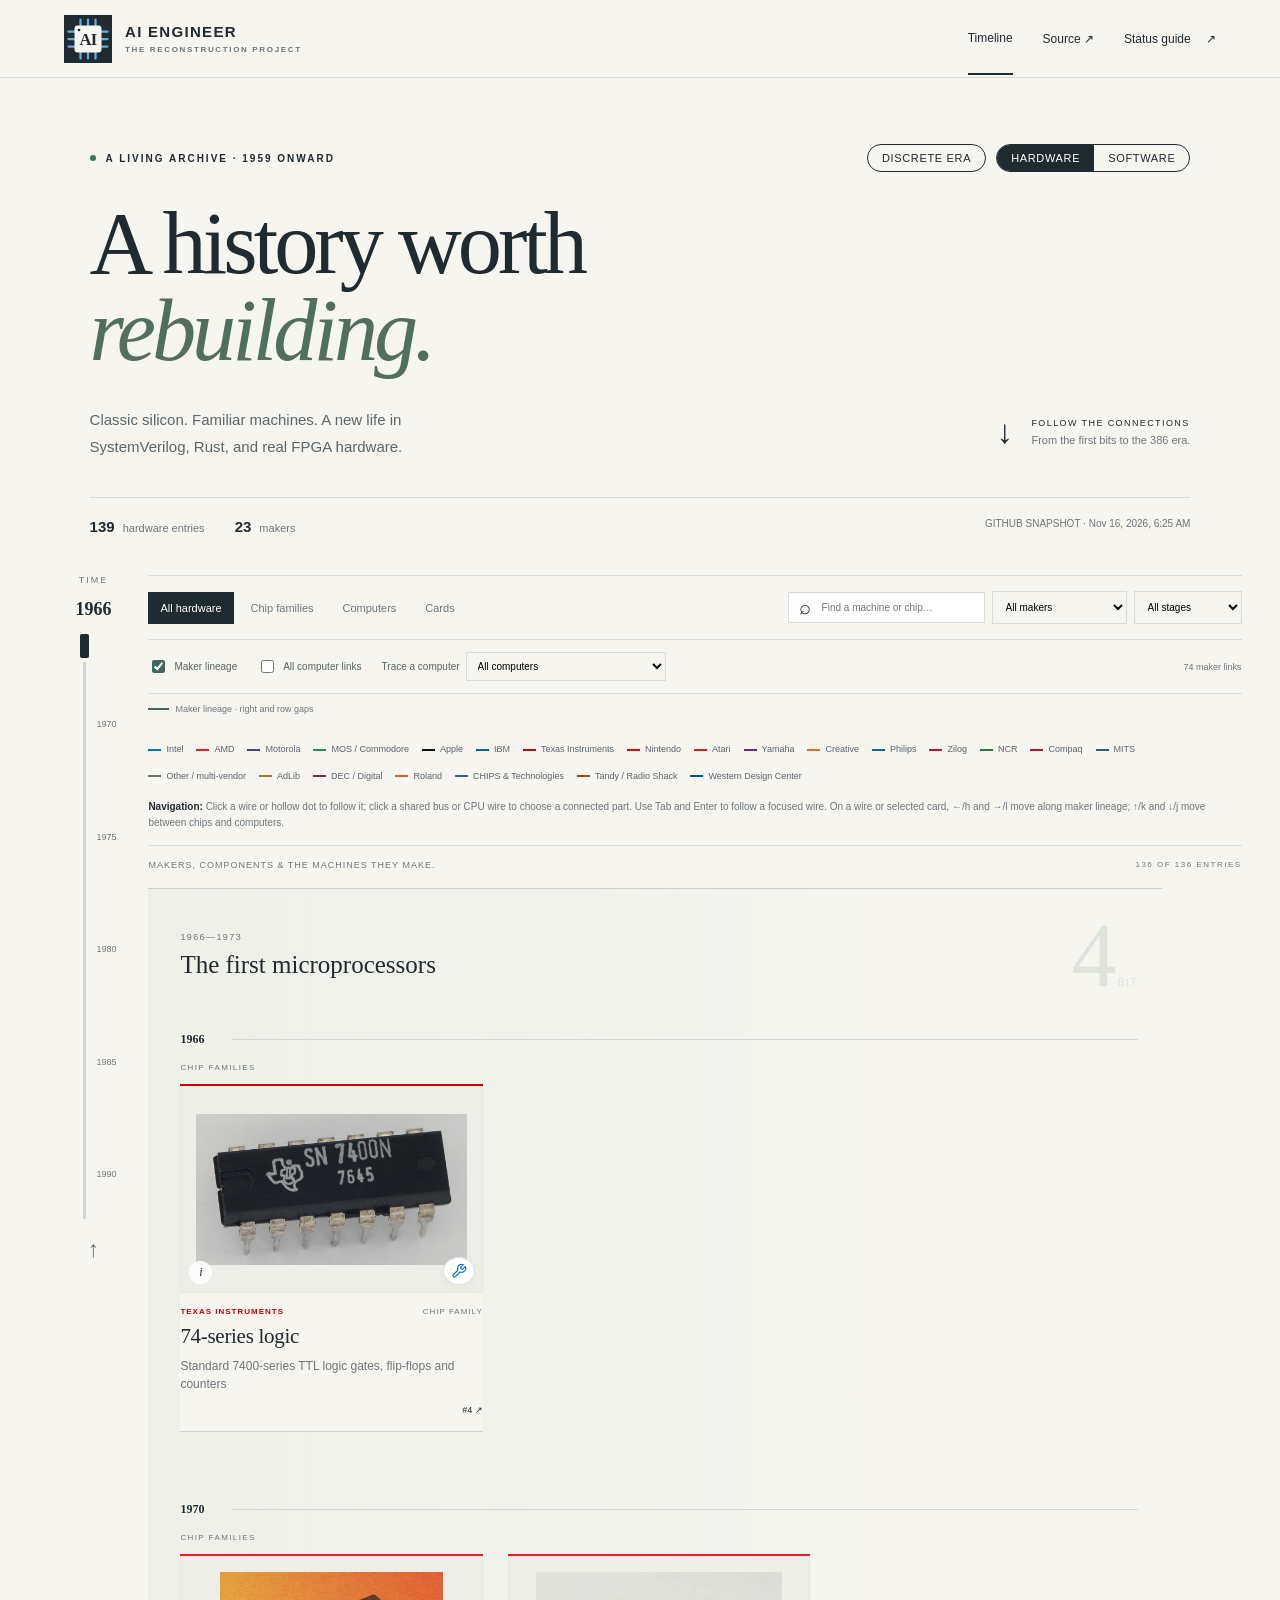
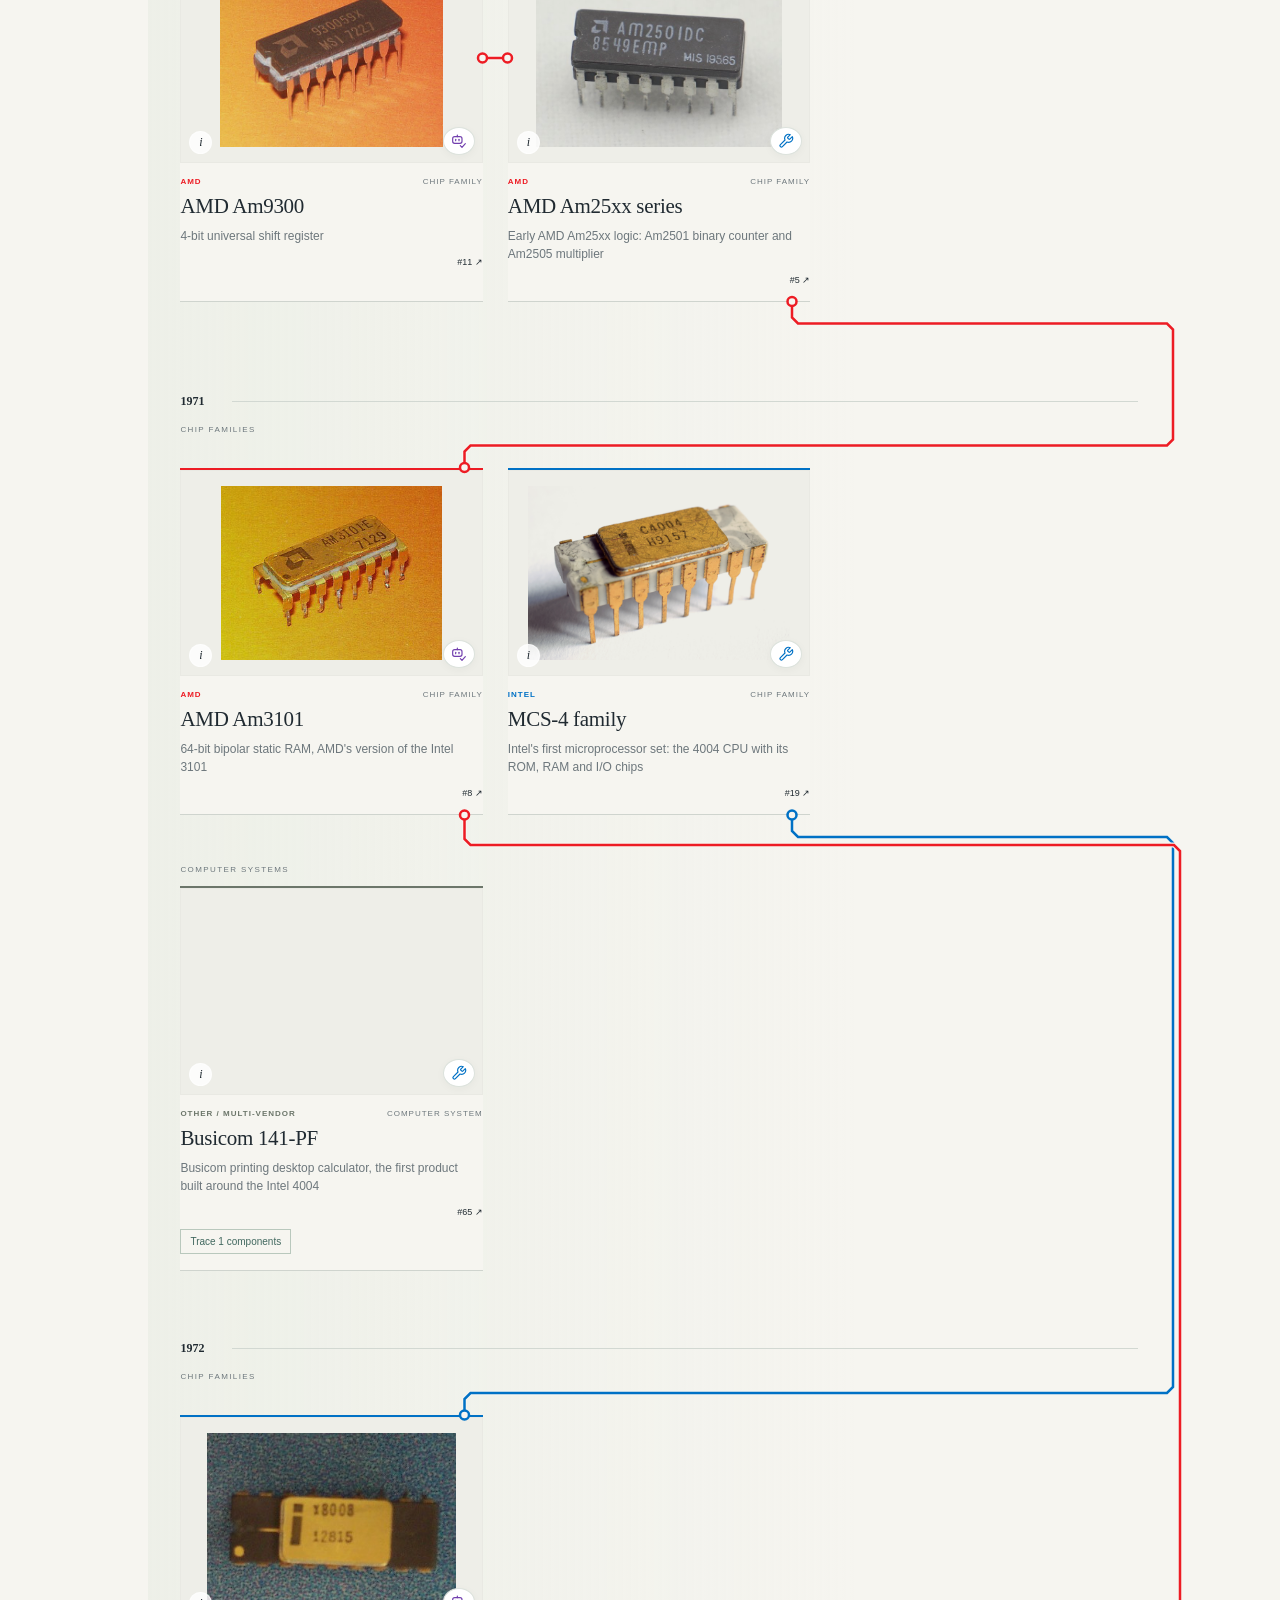
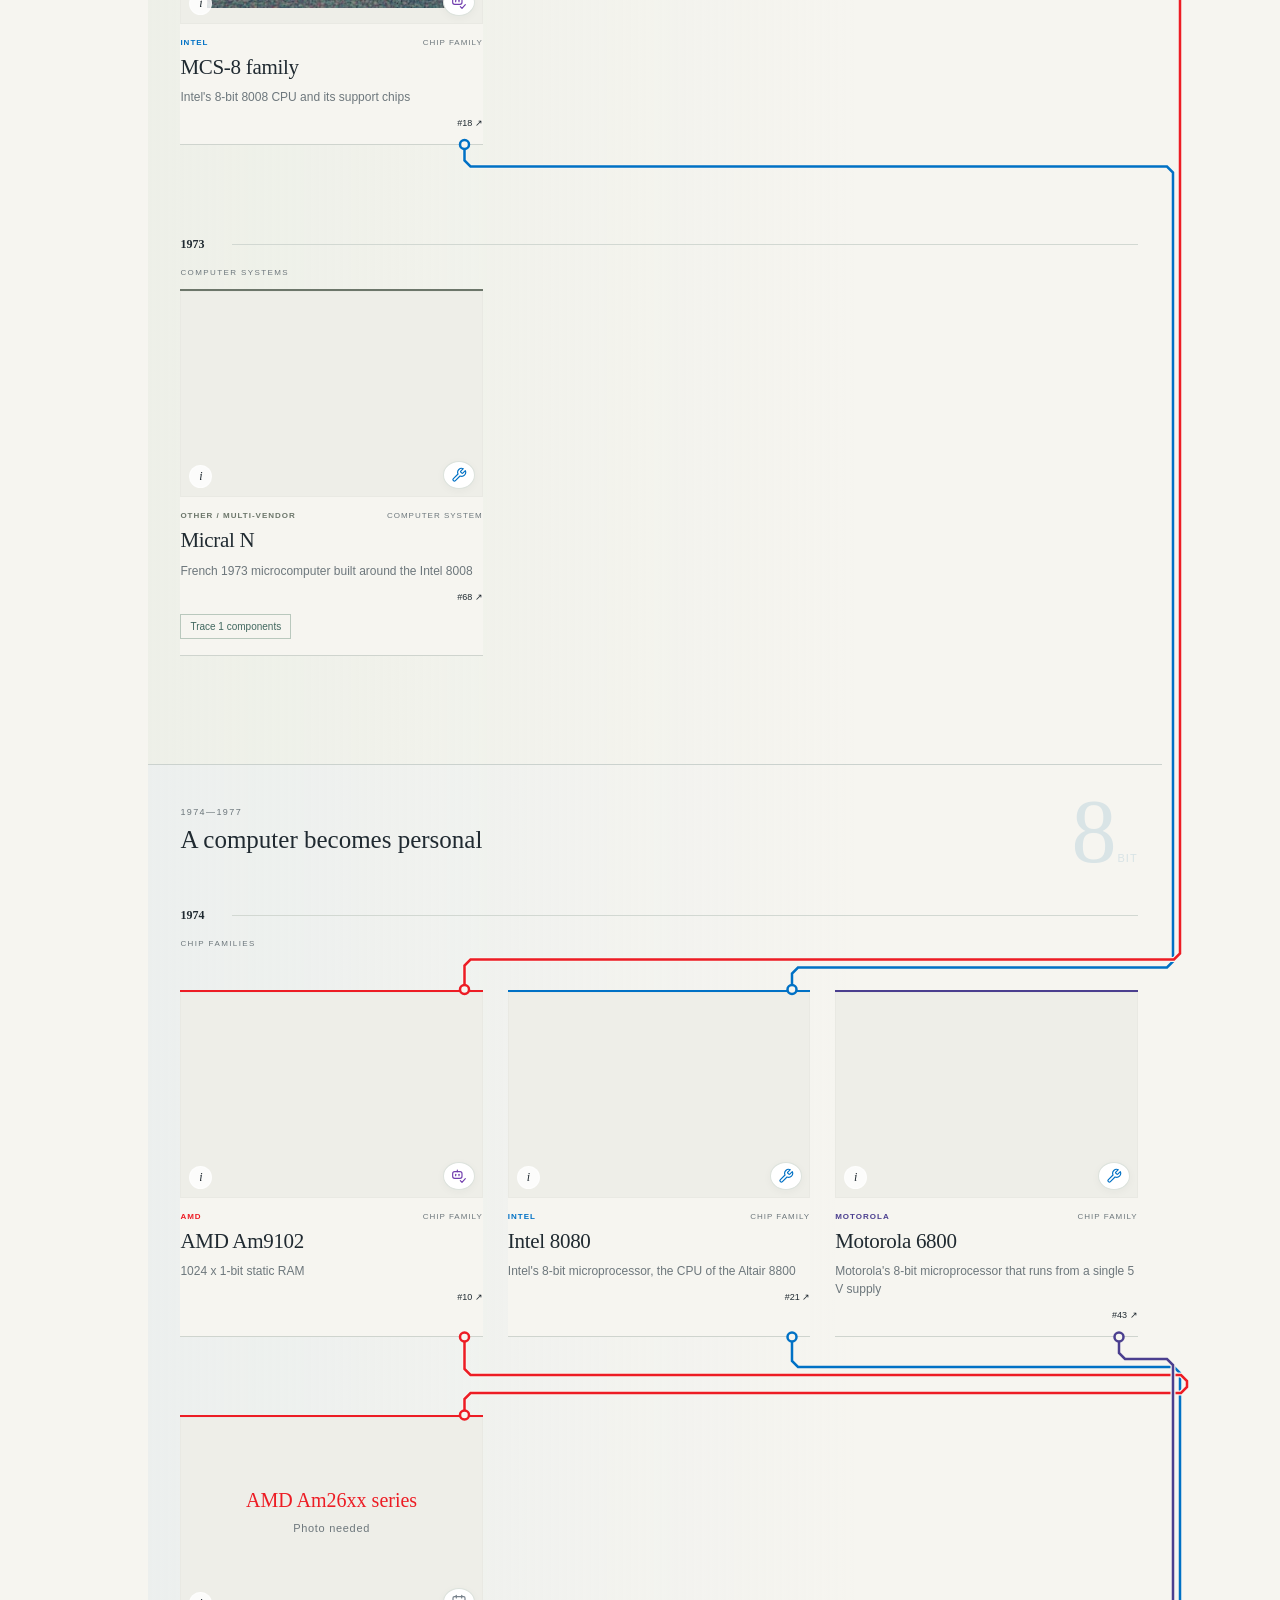
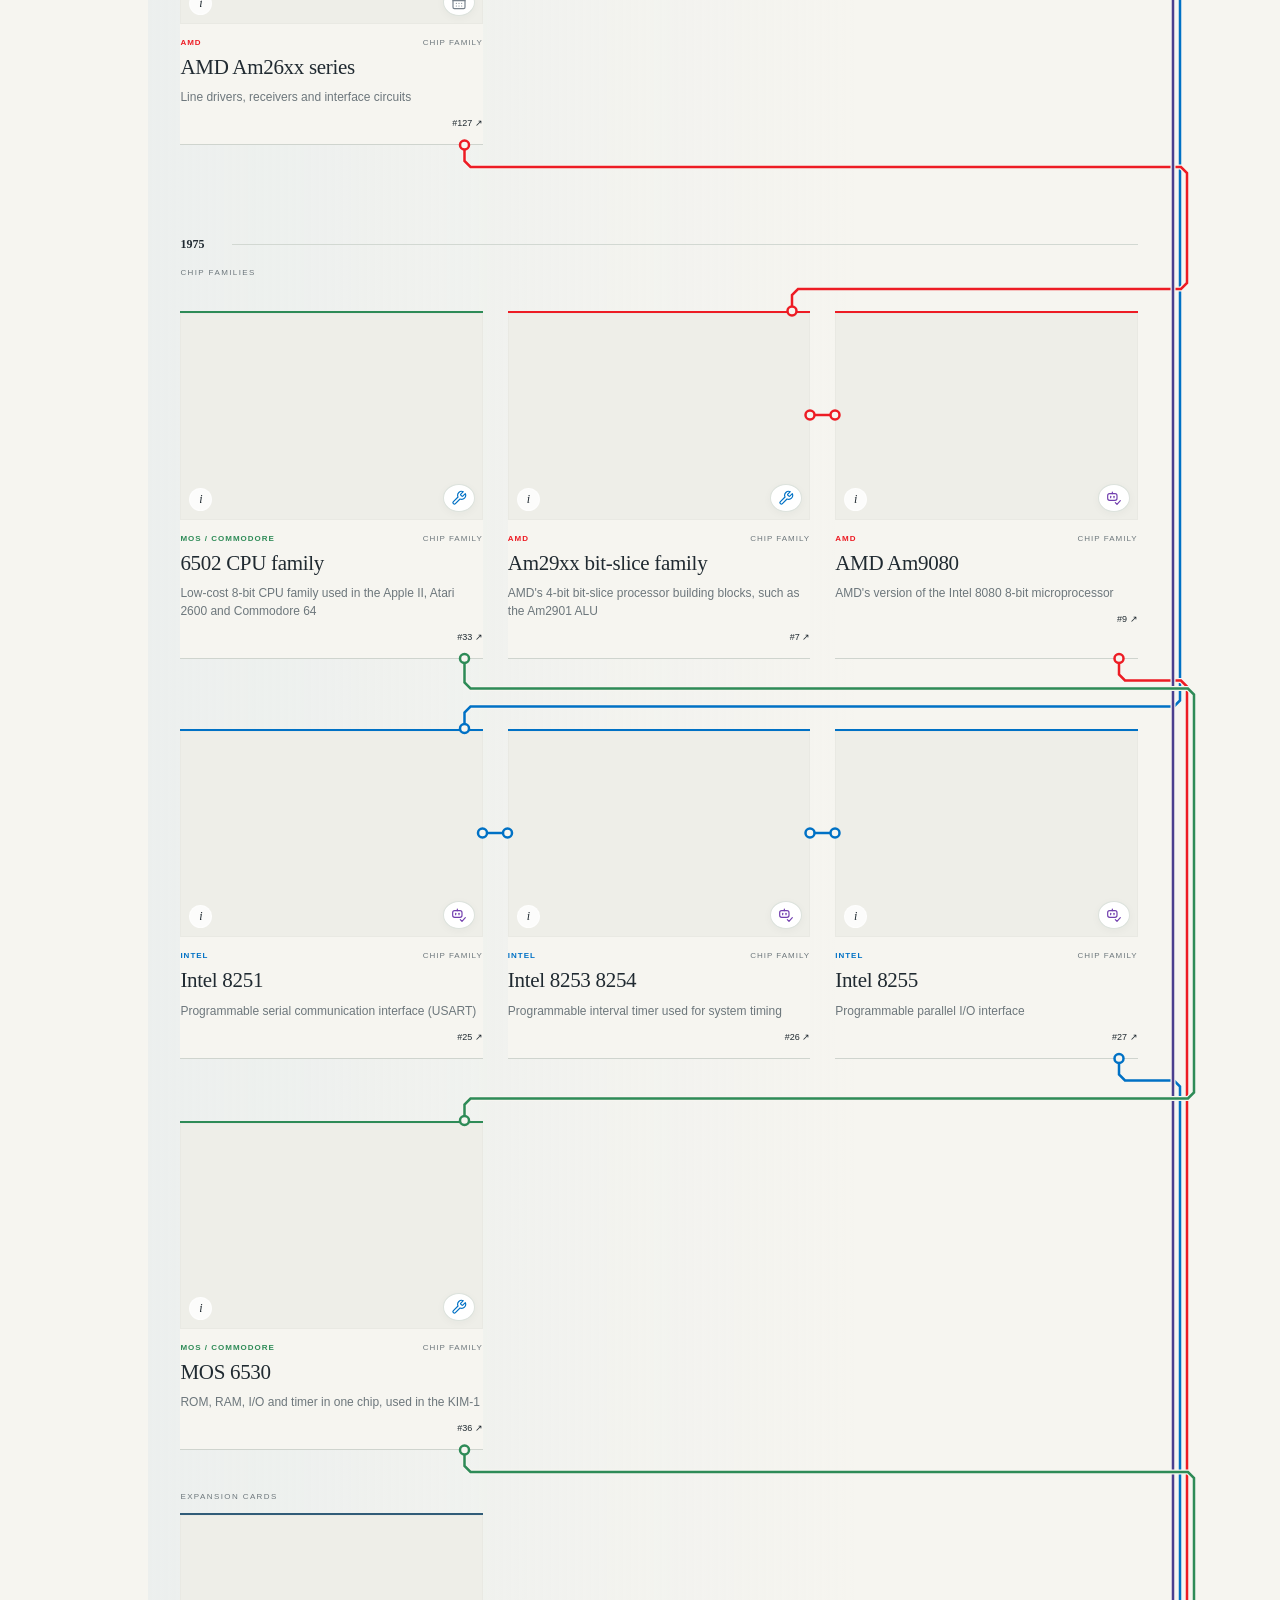
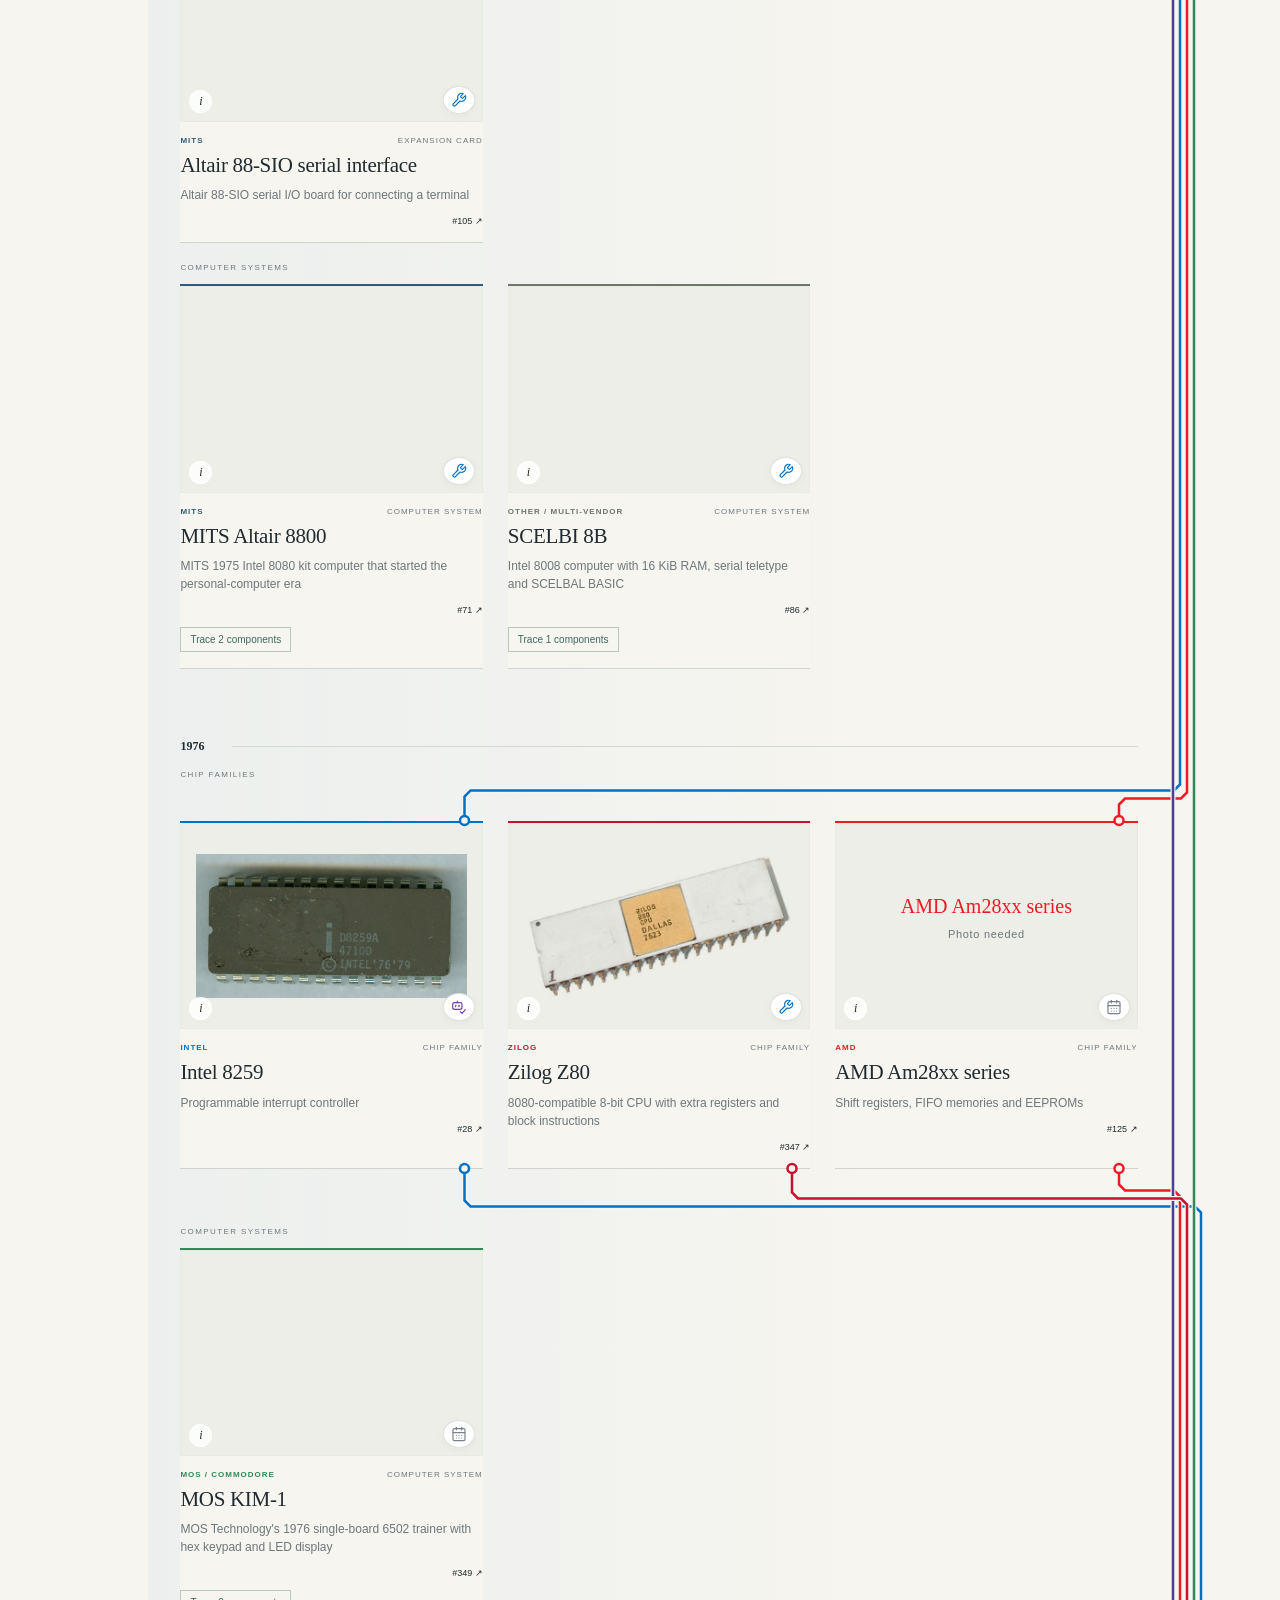
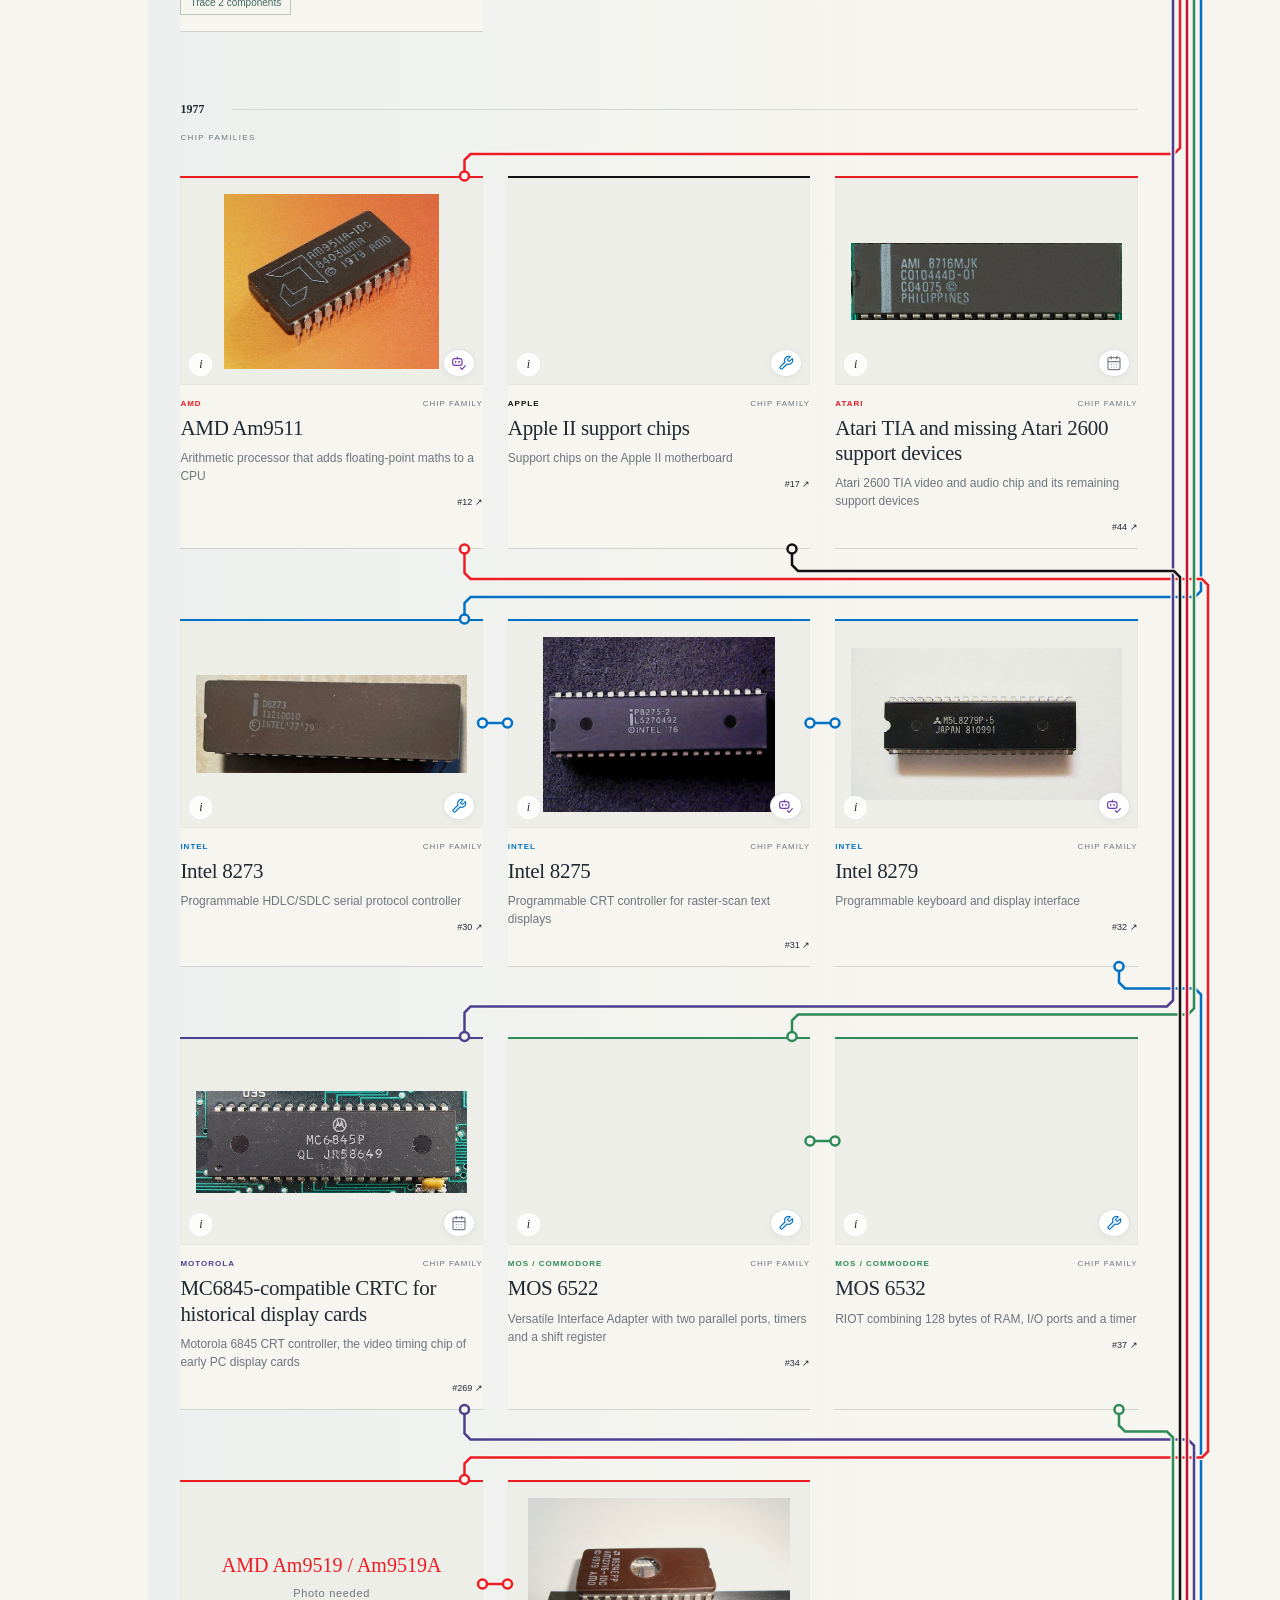
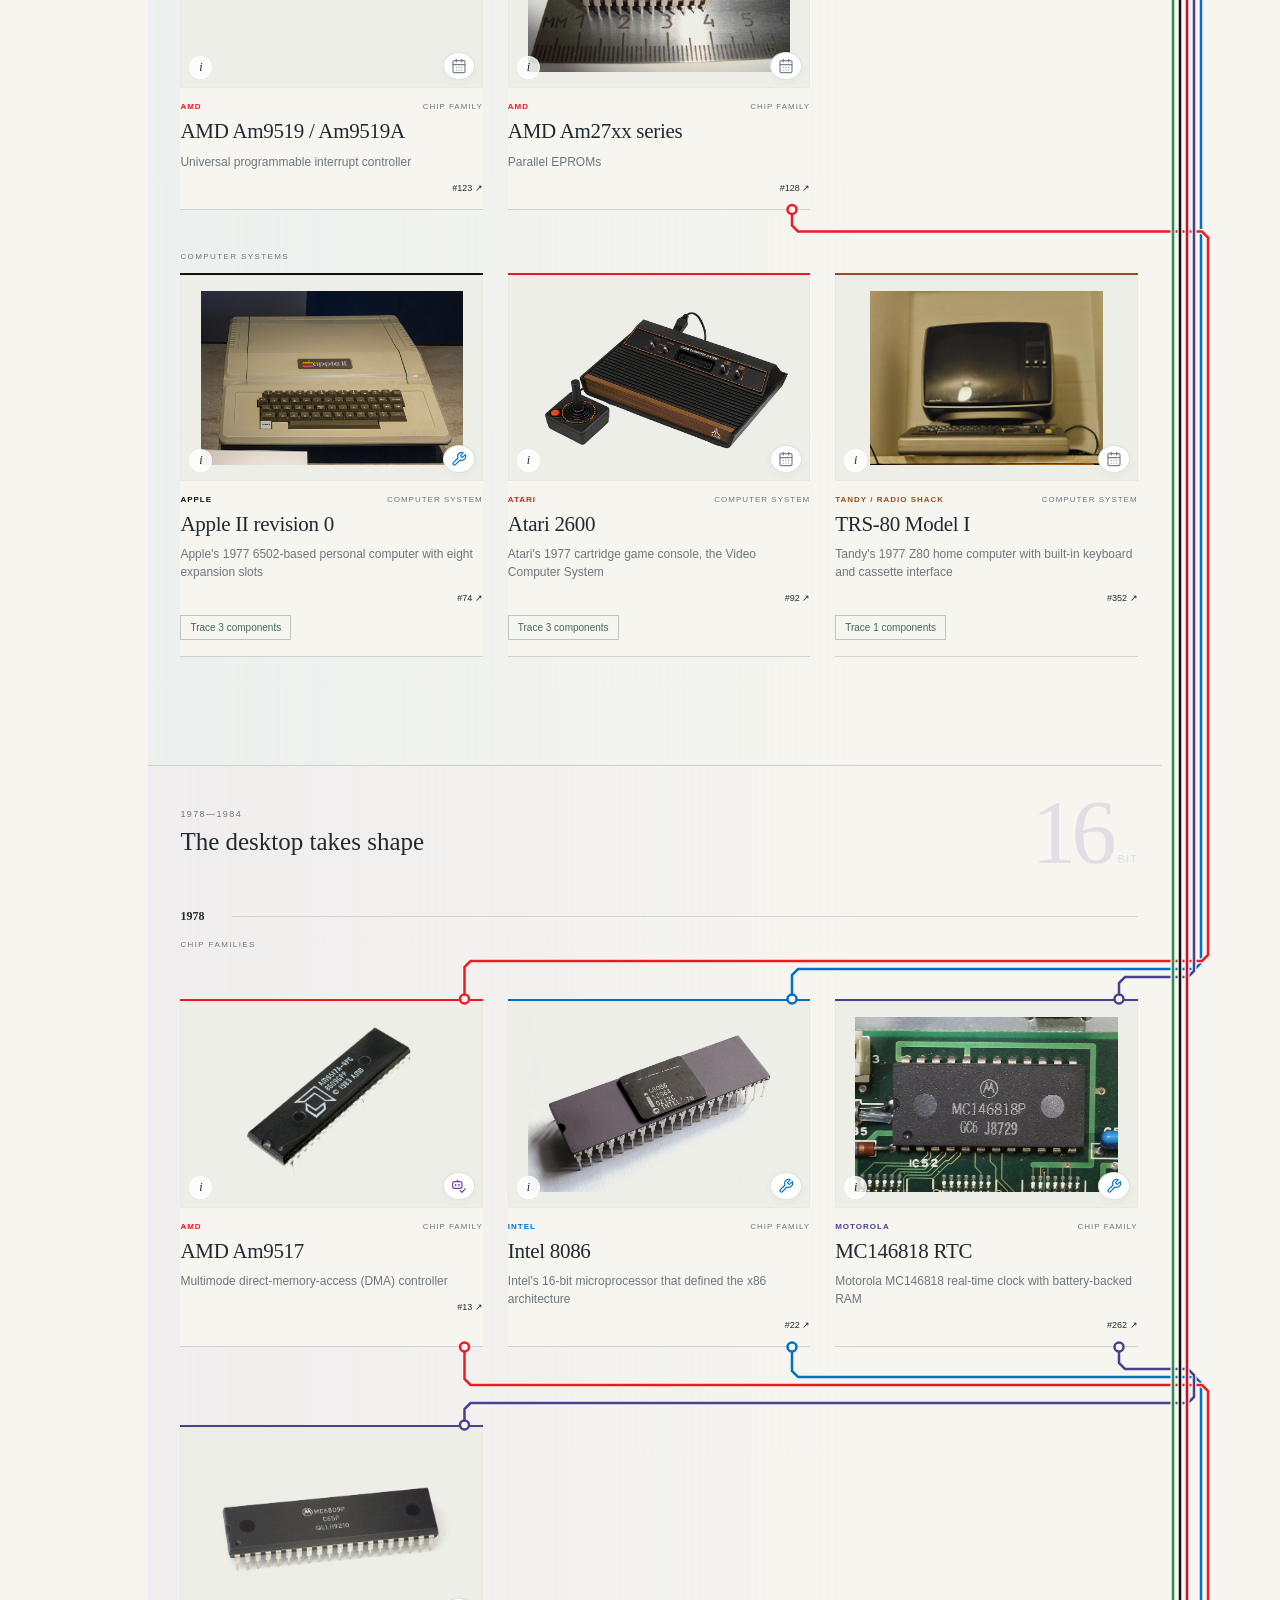
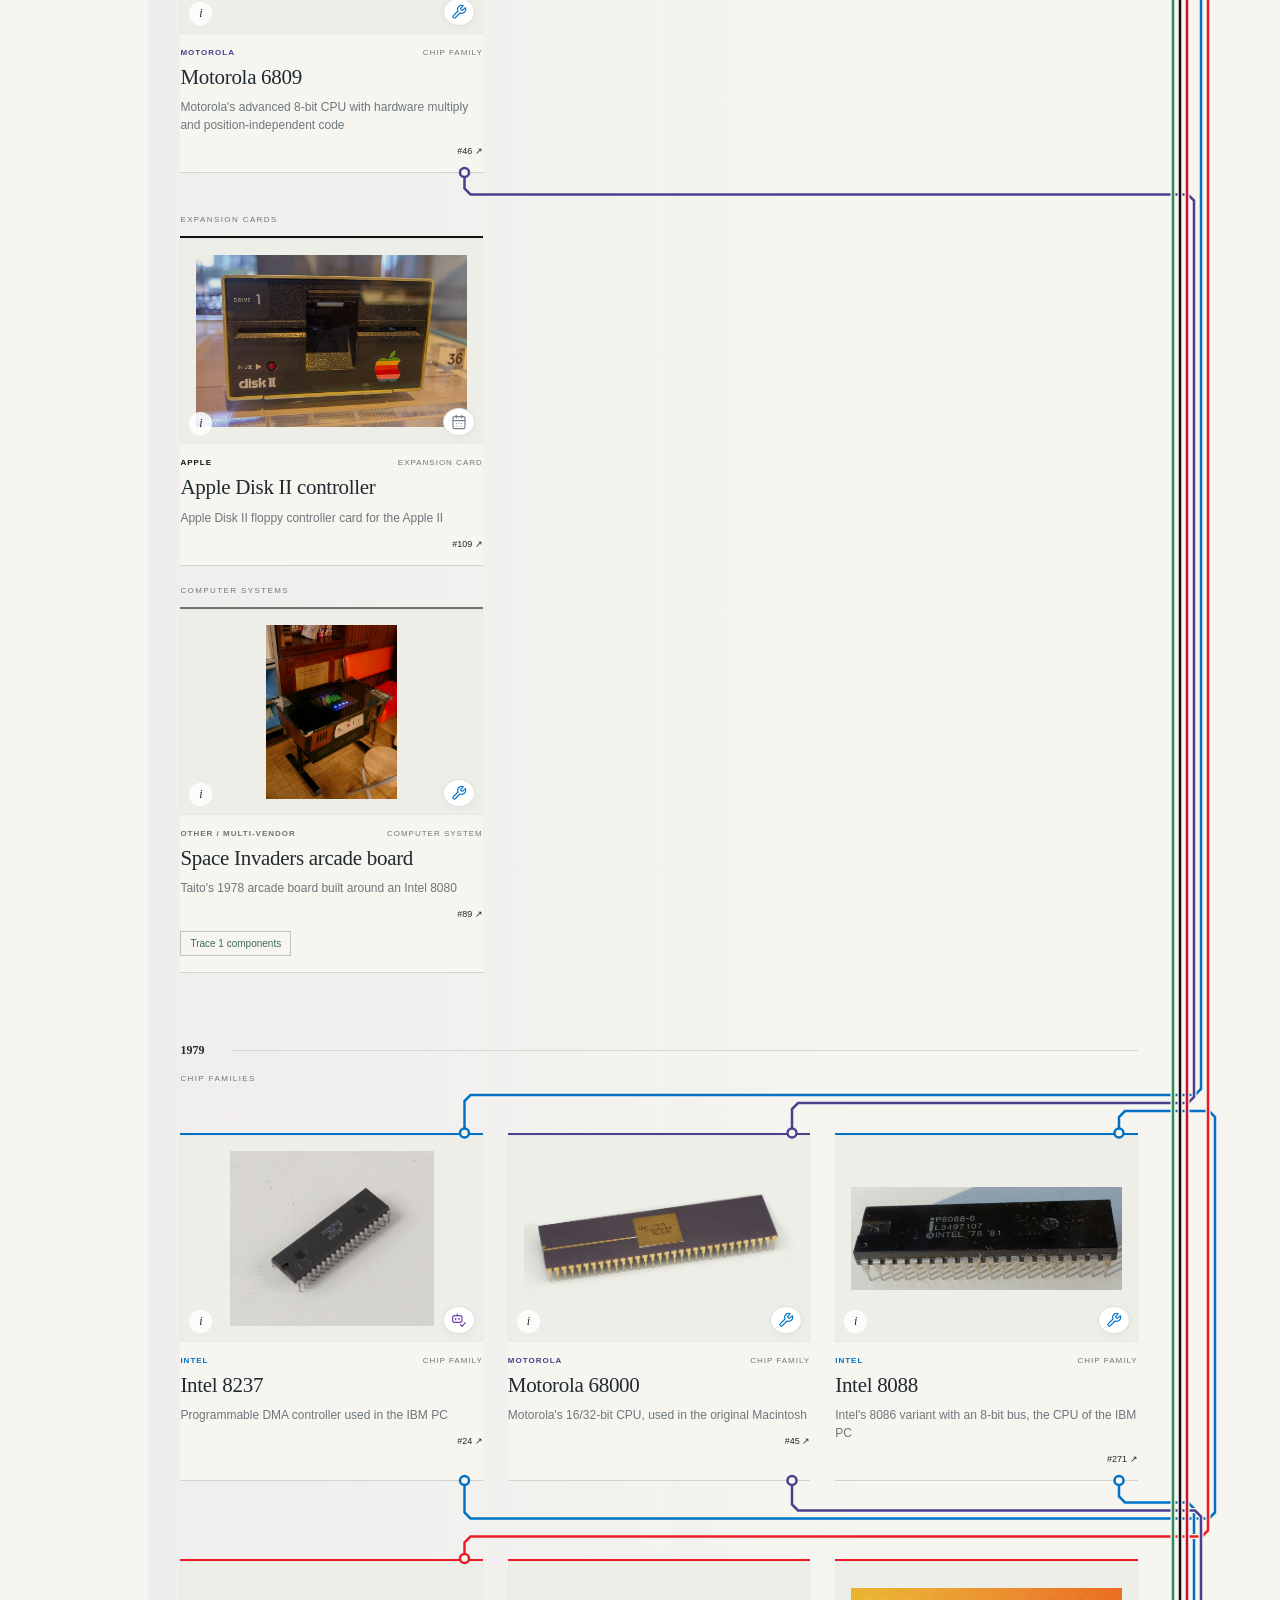
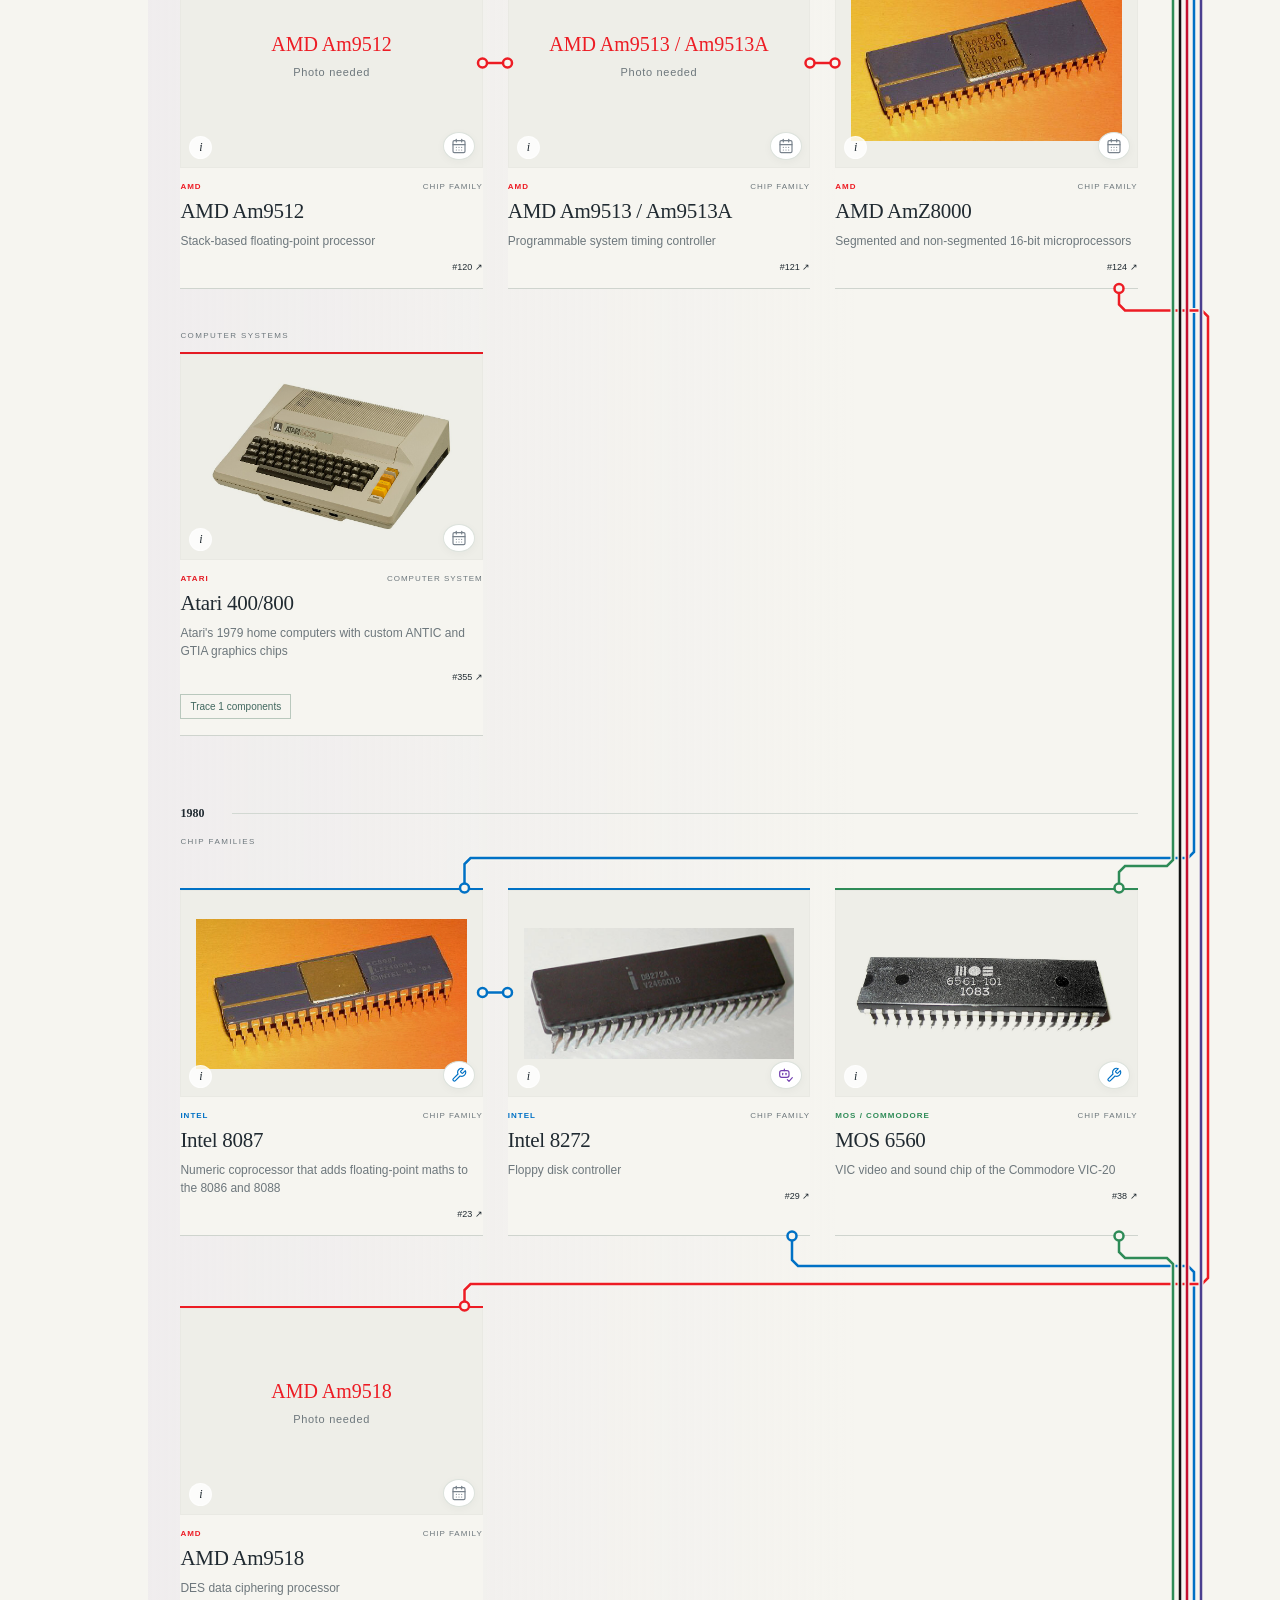
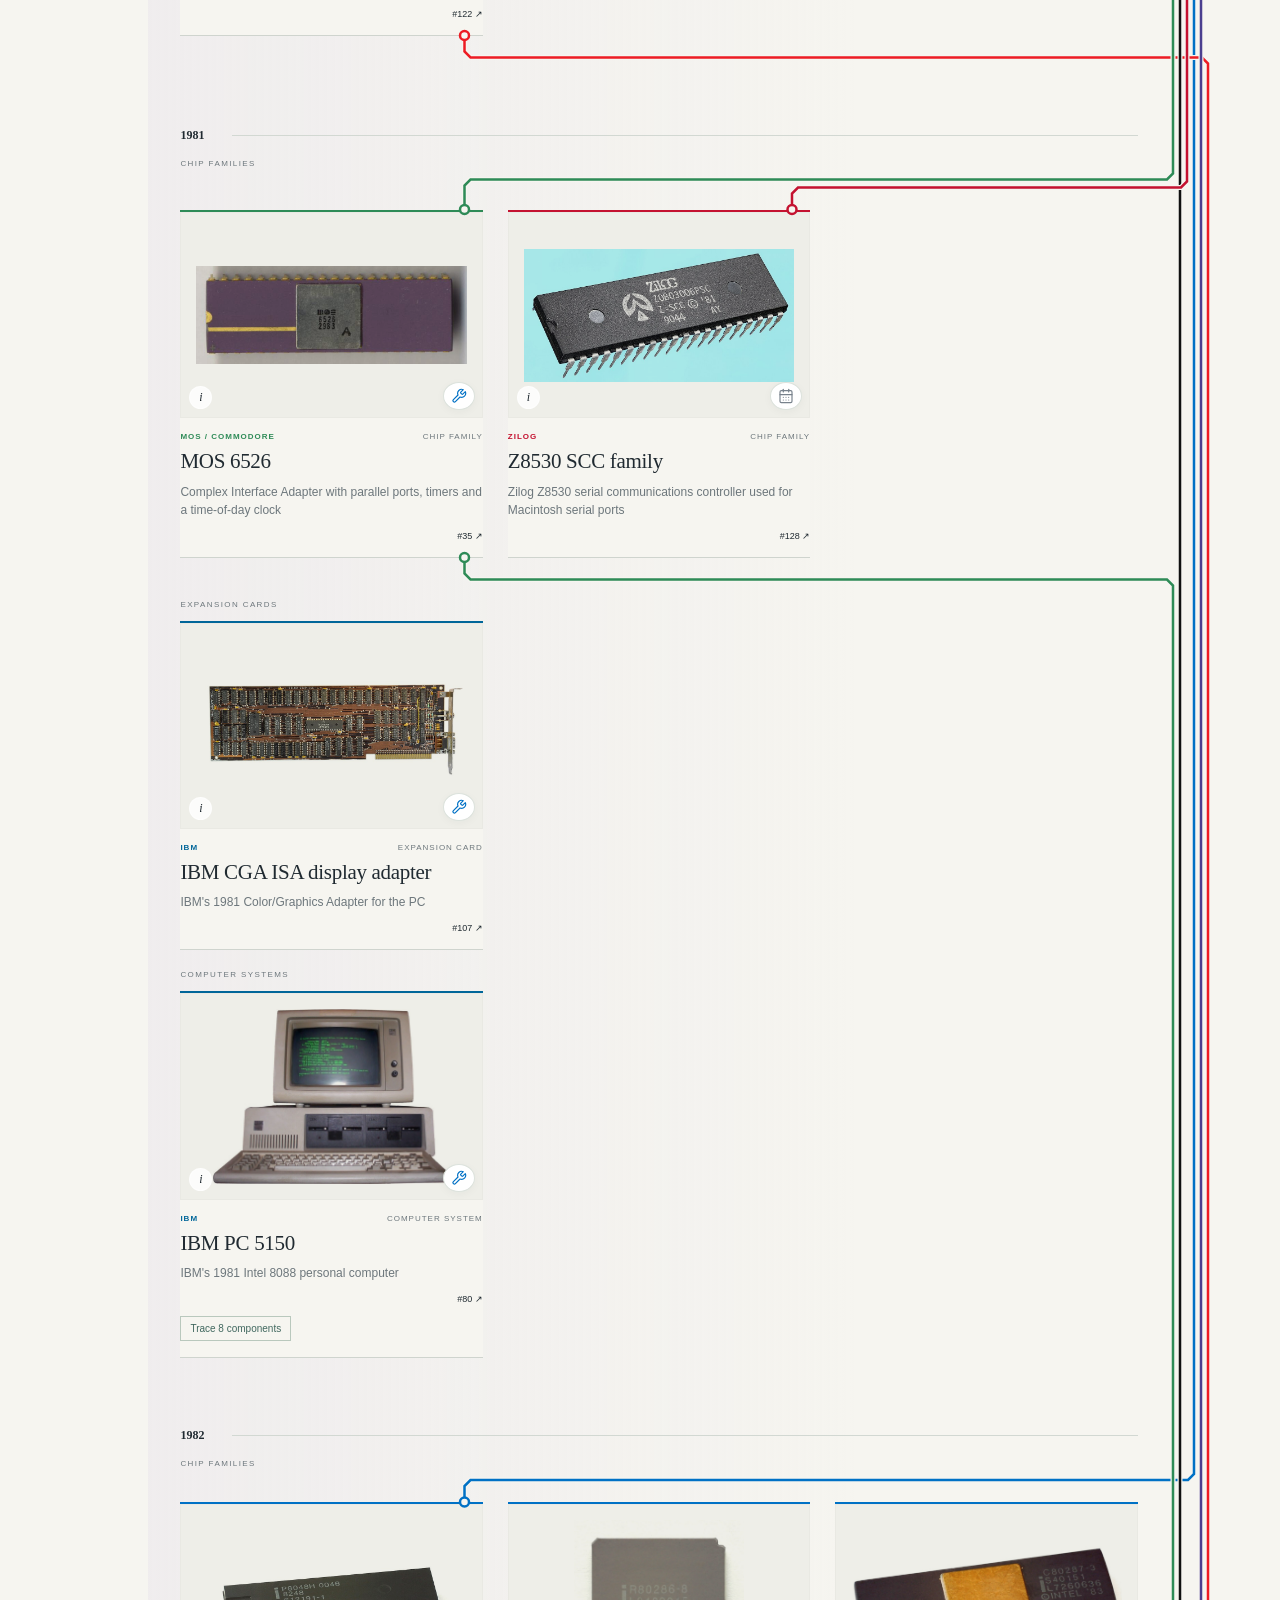
<file: index.html>
<!doctype html>
<!-- Generated from templates/index.html and data/ui.json; run node scripts/render-site.mjs. -->
<html lang="en">
<head><meta charset="utf-8"><meta name="viewport" content="width=device-width,initial-scale=1"><meta name="description" content="A living timeline of classic chips, computers and expansion cards being rebuilt in SystemVerilog, Rust and FPGA hardware."><meta name="theme-color" content="#f6f5f0"><title>AI Engineer — A history worth rebuilding</title><link rel="icon" type="image/svg+xml" href="assets/logo.svg"><link rel="stylesheet" href="assets/timeline.css"><script type="module" src="assets/timeline.js"></script></head>
<body>
<a class="skip" href="#timeline">Skip to the timeline</a>
<header class="masthead"><a class="wordmark" href="#top"><img class="brand-symbol" src="assets/logo.svg" alt="" width="48" height="48"><span>AI ENGINEER<small>THE RECONSTRUCTION PROJECT</small></span></a><nav aria-label="Main navigation"><a href="#timeline" class="current">Timeline</a><a href="https://github.com/hevangel/ai_engineer" target="_blank" rel="noopener">Source ↗</a><button id="legend-toggle" aria-expanded="false" aria-controls="legend">Status guide <span aria-hidden="true">↗</span></button></nav></header>
<main id="top">
<section class="intro"><div class="intro-top"><div class="eyebrow"><span class="live-dot"></span> A LIVING ARCHIVE · 1959 ONWARD</div><div class="intro-switches"><button id="view-history" class="history-toggle" aria-pressed="false" title="Show the discrete-logic machines that came before 74-series logic">Discrete era</button><div class="view-switch" role="group" aria-label="Choose hardware or software view"><button id="view-hardware" aria-pressed="true">Hardware</button><button id="view-software" aria-pressed="false">Software</button></div></div></div><h1>A history worth<br><em>rebuilding.</em></h1><div class="intro-bottom"><p>Classic silicon. Familiar machines. A new life in<br class="desktop"> SystemVerilog, Rust, and real FPGA hardware.</p><div class="intro-note"><span class="intro-arrow">↓</span><span>FOLLOW THE CONNECTIONS<br><small>From the first bits to the 386 era.</small></span></div></div><div class="archive-stats" aria-live="polite"><span><b id="entry-count">—</b> hardware entries</span><span><b id="company-count">—</b> makers</span><span class="sync-label" id="sync-label" data-unavailable="Archive unavailable">Reading the archive…</span></div></section>
<section id="legend" class="legend-panel" hidden aria-label="Status legend"><div class="legend-heading"><div><span class="eyebrow">READING THE ARCHIVE</span><h2>Every badge has a meaning.</h2></div><button id="legend-close" aria-label="Close status guide">×</button></div><div id="stage-legend" class="stage-legend"></div><p class="fineprint" id="legend-fineprint"></p></section>
<div class="archive-layout"><aside class="time-rail" aria-label="Year navigation"><span class="rail-title">TIME</span><output id="current-year" for="year-scrubber">1959</output><div class="rail-track"><input id="year-scrubber" type="range" min="1959" max="1992" value="1959" aria-label="Scroll to year" aria-orientation="vertical"><div id="year-markers"></div></div><a href="#top" class="back-top" aria-label="Back to top">↑</a></aside>
<div class="archive"><div class="toolbar"><div class="view-tabs" role="group" aria-label="Hardware category"></div><div class="search-controls"><label class="search"><span aria-hidden="true">⌕</span><input id="search" type="search" placeholder="Find a machine or chip…" aria-label="Search the timeline"></label><label><span class="sr-only">Filter by company</span><select id="company"><option value="all">All makers</option></select></label><label><span class="sr-only">Filter by build stage</span><select id="stage"><option value="all">All stages</option></select></label></div></div>
<div class="connection-row"><div class="connection-controls" role="group" aria-label="Connection display"><label><input type="checkbox" id="show-makers" checked>Maker lineage</label><label><input type="checkbox" id="show-systems"><span id="system-links-label">All computer links</span></label><label class="computer-picker">Trace a computer<select id="computer"><option value="all">All computers</option></select></label></div><p id="trace-summary" aria-live="polite"></p></div><div class="connection-key" id="connection-key" aria-label="Connection legend"></div><p class="wire-context" id="wire-context"></p><div class="maker-key" id="maker-key" aria-label="Company connection colors"></div><p id="wire-help" class="wire-help"><strong>Navigation:</strong> <span id="wire-help-text">Click a wire or hollow dot to follow it; click a shared bus or CPU wire to choose a connected part. Use Tab and Enter to follow a focused wire. On a wire or selected card, ←/h and →/l move along maker lineage; ↑/k and ↓/j move between chips and computers.</span></p><p class="archive-caption"><span>MAKERS, COMPONENTS &amp; THE MACHINES THEY MAKE.</span><span id="result-count" aria-live="polite"></span></p><div id="error" role="alert" data-load-error-prefix="The archive could not be loaded. Serve this folder over HTTP and check the JSON files. " hidden></div><div class="timeline-scroll" role="region" aria-label="Hardware timeline; scroll horizontally when the wiring is wider than the screen" tabindex="0"><div id="timeline" tabindex="-1"><svg id="connections" role="group" aria-label="Hardware wire navigation" aria-describedby="wire-help"></svg><div id="eras"><div class="loading">Opening the archive…</div></div></div></div><div id="empty" hidden><h2>No hardware matches.</h2><p>Try another maker, stage, or search term.</p><button id="reset">Reset filters</button></div></div></div>
<section id="software-view" class="software-view" hidden aria-label="Software timeline"><div class="software-layout"><aside class="time-rail software-rail" aria-label="Year navigation"><span class="rail-title">TIME</span><output id="software-year" for="software-scrubber">1959</output><div class="rail-track"><input id="software-scrubber" type="range" min="1959" max="1992" value="1959" aria-label="Scroll to year" aria-orientation="vertical"><div id="software-markers" class="year-markers"></div></div><a href="#top" class="back-top" aria-label="Back to top">↑</a></aside><div class="software-main"><div class="toolbar"><div class="view-tabs" id="software-categories" role="group" aria-label="Software category"></div><div class="search-controls"><label class="search"><span aria-hidden="true">⌕</span><input id="software-search" type="search" placeholder="Find software or a machine…" aria-label="Search the software view"></label><details class="multi-select" id="software-systems"><summary aria-label="Filter by computer"><span id="software-systems-label">All computers</span></summary><div class="multi-select-panel" id="software-systems-list" role="group" aria-label="Filter by computer"></div></details><label><span class="sr-only">Filter by build stage</span><select id="software-stage"><option value="all">All stages</option></select></label></div></div><div class="connection-key" id="software-key"></div><p class="wire-help" id="software-help"></p><p class="archive-caption"><span id="software-count" aria-live="polite"></span><span>COMPUTERS FIRST · THEN OPERATING SYSTEMS, DRIVERS, FIRMWARE AND SOFTWARE.</span></p><div class="timeline-scroll software-scroll" role="region" aria-label="Software timeline" tabindex="0"><div id="software-board"><svg id="software-wires" aria-hidden="true"></svg><svg id="software-pads" aria-hidden="true"></svg><div id="software-rows"></div></div></div><div id="software-empty" hidden><h2>No software matches.</h2><p>Try another category, stage, or search term.</p><button id="software-reset">Reset filters</button></div></div></div></section>
<footer><div><span class="footer-brand">AI ENGINEER</span><p>Preserve the behavior. Rebuild the machine.<br>Show the evidence.</p></div><div><a href="https://github.com/hevangel/ai_engineer">Explore the source ↗</a><p>Photos retain their original licenses.<br>Each photograph links to its source and attribution.</p></div></footer>
</main><dialog id="info-dialog" aria-labelledby="info-title"><button id="info-close" aria-label="Close details">×</button><div id="info-body"></div></dialog><noscript><p>This timeline reads its catalog and status from JSON and needs JavaScript. View the <a href="data/catalog.json">catalog</a> and <a href="data/status.json">status snapshot</a> directly.</p></noscript>
<dialog id="bus-dialog" aria-labelledby="bus-title"><button id="bus-close" aria-label="Close bus connections">×</button><h2 id="bus-title"></h2><p>Choose where to go. Planned options still require card, slot and software compatibility checks.</p><ul id="bus-members"></ul><div id="connection-evidence"></div></dialog>
</body></html>
</file>
<file: assets/timeline.css>
@charset "UTF-8";
:root{--paper:#f6f5f0;--ink:#202a31;--muted:#6d777c;--line:#d9ddd9;--blue:#0071c5;--header:78px;color-scheme:light;font-family:Arial,Helvetica,sans-serif;font-synthesis:none;scroll-behavior:smooth}*{box-sizing:border-box}body{margin:0;background:var(--paper);color:var(--ink)}a{color:inherit;text-decoration:none}button,input,select{font:inherit}button,a,input,select{touch-action:manipulation}button{cursor:pointer}button:focus-visible,a:focus-visible,input:focus-visible,select:focus-visible{outline:3px solid #0071c5;outline-offset:4px}button{color:inherit}button:disabled{cursor:default}button:disabled{opacity:.6}.skip{position:fixed;top:-90px;left:20px;z-index:100;padding:14px;background:#fff}.skip:focus{top:10px}.sr-only{position:absolute;width:1px;height:1px;padding:0;margin:-1px;overflow:hidden;clip:rect(0,0,0,0);white-space:nowrap;border:0}[hidden]{display:none!important}.masthead{position:sticky;top:0;z-index:30;height:var(--header);display:flex;justify-content:space-between;align-items:center;padding:0 5%;background:rgba(246,245,240,.96);border-bottom:1px solid var(--line);backdrop-filter:blur(14px)}.wordmark{display:flex;gap:13px;align-items:center;font-size:15px;font-weight:750;letter-spacing:1.3px}.wordmark small{display:block;font-size:8px;letter-spacing:1.65px;color:var(--muted);margin-top:5px}.brand-symbol{display:block;width:48px;height:48px}.masthead nav{display:flex;gap:30px;align-items:center;font-size:12px}.masthead nav button{background:none;border:0;padding:11px 0}.masthead .current{border-bottom:2px solid var(--ink);padding:28px 0}.masthead nav button span{margin-left:12px}.intro{max-width:1400px;margin:0 auto;padding:66px 7% 0}.eyebrow{font-size:10px;letter-spacing:2px;font-weight:700;display:flex;align-items:center;gap:10px}.live-dot{height:6px;width:6px;background:#2f7c58;border-radius:50%}h1{font:clamp(56px,6.9vw,104px)/.99 Georgia,'Times New Roman',serif;letter-spacing:-4px;font-weight:400;margin:28px 0 28px}h1 em{font-weight:400;color:#526f5e}.intro-bottom{display:flex;align-items:center;justify-content:space-between;gap:30px;padding-bottom:35px}.intro-bottom p{font-size:15px;line-height:1.8;color:#5b676b;margin:0}.intro-note{display:flex;gap:17px;align-items:center;font-size:9px;letter-spacing:1.4px;line-height:1.8}.intro-note small{font-size:11px;color:var(--muted);letter-spacing:0}.intro-arrow{font-size:33px;font-family:Georgia,serif}.archive-stats{display:flex;gap:30px;padding:20px 0;border-top:1px solid var(--line);font-size:11px;color:var(--muted)}.archive-stats b{color:var(--ink);font-size:15px;margin-right:5px}.sync-label{margin-left:auto;font-size:10px}.legend-panel{max-width:1190px;margin:24px auto 40px;border:1px solid var(--line);padding:28px 32px;background:#fff}.legend-heading{display:flex;justify-content:space-between;align-items:start}.legend-heading h2{font:30px Georgia,serif}.legend-heading button,#info-close{border:0;background:transparent;font-size:26px}.stage-legend{display:grid;grid-template-columns:repeat(3,1fr);gap:24px}.legend-item{display:flex;gap:12px;align-items:start}.legend-item strong{display:block;font-size:12px}.legend-item p{font-size:11px;color:var(--muted);line-height:1.6;margin:6px 0}.stage-symbol{color:var(--stage);width:26px;display:flex;justify-content:center}.stage-icon{width:16px;height:16px;fill:none;stroke:currentColor;stroke-width:1.75;stroke-linecap:round;stroke-linejoin:round;flex:none}.stage-symbol .stage-icon{width:22px;height:22px}.legend-panel>p{font-size:12px;line-height:1.8}.legend-panel .fineprint{color:var(--muted);font-size:11px}.archive-layout{display:grid;grid-template-columns:110px minmax(0,1fr);max-width:1440px;margin:20px auto 0;padding-right:5%}.time-rail{position:sticky;top:100px;height:calc(100vh - 130px);max-height:690px;align-self:start;display:flex;flex-direction:column;align-items:center;gap:14px;color:var(--muted)}.rail-title{font-size:9px;letter-spacing:2px}.time-rail output{font:bold 18px Georgia,serif;color:var(--ink)}.rail-track{position:relative;flex:1;min-height:130px;display:flex;justify-content:center;width:70px}.rail-track input{writing-mode:vertical-lr;direction:ltr;appearance:none;width:3px;height:100%;background:#cfd5d1;margin:0 0 0 -18px;border:0;cursor:ns-resize;position:relative;z-index:2}.rail-track input::-webkit-slider-thumb{appearance:none;background:var(--ink);height:24px;width:9px;border-radius:2px;box-shadow:0 0 0 4px var(--paper)}.rail-track input::-moz-range-thumb{background:var(--ink);height:24px;width:9px;border:0;border-radius:2px}#year-markers{position:absolute;inset:0 0 0 38px;pointer-events:none}.year-marker{position:absolute;left:0;font-size:9px;color:var(--muted);background:none;border:0;padding:0;pointer-events:auto;transform:translateY(-50%)}.back-top{font-size:23px;line-height:32px}.archive{min-width:0}.toolbar{position:sticky;top:var(--header);z-index:20;background:var(--paper);display:flex;justify-content:space-between;gap:10px;align-items:center;padding:15px 0;border-top:1px solid var(--line);border-bottom:1px solid var(--line);flex-wrap:wrap}.view-tabs{display:flex;gap:5px}.view-tabs button{background:none;border:0;font-size:11px;color:var(--muted);padding:10px 12px;white-space:nowrap}.view-tabs button.selected{background:var(--ink);color:#fff}.search-controls{display:flex;gap:7px;align-items:center}.search{display:flex;gap:8px;align-items:center;padding:6px 10px;border:1px solid var(--line);background:#fff}.search span{font-size:20px;line-height:17px}.search input{width:155px;border:0;background:transparent;font-size:10px;padding:3px;outline-offset:5px}.search-controls select{background:transparent;border:1px solid var(--line);font-size:10px;padding:9px;max-width:135px}.maker-key{display:flex;gap:13px;flex-wrap:wrap;padding:19px 0 16px;line-height:1.5}.maker-button{display:flex;gap:5px;align-items:center;font-size:9px;border:0;background:none;padding:0;color:#5a646b}.maker-button i{display:inline-block;width:13px;height:2px;background:var(--company)}.maker-button.active{color:#111;font-weight:700;text-decoration:underline;text-underline-offset:4px}.archive-caption{display:flex;justify-content:space-between;font-size:9px;letter-spacing:1px;color:var(--muted);margin:0;padding-bottom:18px}.archive-caption span:last-child{font-size:8px;letter-spacing:1.5px}#timeline{position:relative;isolation:isolate;min-height:150px;scroll-margin-top:170px}#connections{position:absolute;top:0;left:0;width:100%;height:100%;z-index:1;pointer-events:none;overflow:visible}.era{position:relative;padding:0 24px 50px 32px;border-top:1px solid #cbd2ce;isolation:auto;background:linear-gradient(90deg,rgba(222,231,218,.35),rgba(246,245,240,0) 70%)}.era[data-era="8"]{background:linear-gradient(90deg,rgba(218,230,235,.35),transparent 70%)}.era[data-era="16"]{background:linear-gradient(90deg,rgba(228,223,234,.35),transparent 70%)}.era[data-era="32"]{background:linear-gradient(90deg,rgba(234,224,213,.4),transparent 70%)}.era[data-era="undated"]{background:linear-gradient(90deg,rgba(226,227,224,.5),transparent 70%)}.era-header{display:flex;align-items:center;justify-content:space-between;position:relative;z-index:2;padding:26px 0 24px;gap:20px}.era-header h2{font:25px/1.2 Georgia,serif;margin:6px 0}.era-label{font-size:9px;letter-spacing:1.4px;text-transform:uppercase;color:var(--muted)}.era-number{font:90px/.9 Georgia,serif;color:#d6ded5;letter-spacing:-5px;white-space:nowrap;opacity:.75}.era[data-era="8"] .era-number{color:#cfdee3}.era[data-era="16"] .era-number{color:#dcd5e3}.era[data-era="32"] .era-number{color:#e2d6c7}.era-number small{font:11px Arial,sans-serif;letter-spacing:1px;margin-left:6px}.year-block{position:relative;scroll-margin-top:155px;padding:0 0 25px}.year-heading{display:flex;align-items:center;gap:12px;margin:12px 0 16px;position:relative;z-index:2}.year-heading span{font:bold 12px Georgia,serif;min-width:40px}.year-heading i{height:1px;background:#d2d8d2;flex:1}.year-grid{display:grid;grid-template-columns:repeat(3,minmax(0,1fr));gap:28px 25px;position:relative}.hardware{min-width:0;z-index:3;background:var(--paper);border-bottom:1px solid #cfd4ce;padding-bottom:16px;position:relative}.photo-wrap{position:relative;aspect-ratio:1.45;background:#eeeee8;border-top:2px solid var(--company);overflow:hidden}.photo-wrap img{width:100%;height:100%;object-fit:contain;mix-blend-mode:multiply;padding:16px;transition:transform .35s}.hardware:hover .photo-wrap img{transform:scale(1.035)}.photo-wrap:after{content:"";position:absolute;inset:0;border:1px solid #00000005;pointer-events:none}.info-button{position:absolute;left:9px;bottom:9px;z-index:4;border:1px solid #fff8;background:#ffffffcf;width:23px;height:23px;font:italic 12px Georgia,serif;border-radius:50%}.info-button:hover{background:#fff}.status-badges{position:absolute;right:8px;bottom:8px;display:flex;gap:4px;z-index:4;align-items:center}.badge{display:flex;align-items:center;justify-content:center;min-width:28px;height:28px;padding:0 7px;background:#fff;color:var(--stage,#53636b);border:1px solid #dce2dc;border-radius:50%;box-shadow:0 2px 8px #22332a0a;font-size:17px;cursor:help}.entry-meta{display:flex;justify-content:space-between;margin-top:14px;font-size:8px;letter-spacing:1px;text-transform:uppercase;color:var(--muted);gap:10px}.entry-meta .maker{color:var(--company);font-weight:700}.hardware h3{font:21px/1.2 Georgia,serif;letter-spacing:-.3px;margin:8px 0}.hardware h3 a:hover{text-decoration:underline;text-decoration-thickness:1px;text-underline-offset:4px}.hardware p{font-size:10px;line-height:1.65;color:var(--muted);margin:0}.entry-footer{display:flex;gap:6px;justify-content:flex-end;align-items:center;margin-top:12px;font-size:9px;color:var(--muted)}.entry-footer a{color:var(--ink)}.entry-footer a:hover{text-decoration:underline}.info-photo .representative{color:#8a7560}.loading,#empty{padding:70px 20px;color:var(--muted);font-family:Georgia,serif}#empty button{padding:10px 15px;border:1px solid var(--line);background:#fff}#error{padding:25px;border:1px solid #d5a498;background:#fff5f0;margin:20px 0;font-size:13px;line-height:1.7}footer{max-width:1280px;margin:30px auto 0;padding:50px 6% 60px;display:flex;justify-content:space-between;border-top:1px solid var(--line)}.footer-brand{font-size:12px;font-weight:700;letter-spacing:2px}footer p{font-size:11px;line-height:1.9;color:var(--muted)}footer a{font-size:12px}dialog{max-width:540px;width:90%;border:1px solid var(--line);padding:32px;background:var(--paper);color:var(--ink)}dialog::backdrop{background:#1f2a3166;backdrop-filter:blur(3px)}dialog h2{font:28px Georgia,serif}#info-close{position:absolute;right:16px;top:10px}#info-body{font-size:12px;line-height:1.8;overflow-wrap:anywhere}#info-body a{text-decoration:underline;text-underline-offset:3px}.info-photo img{width:100%;max-height:240px;object-fit:contain;margin:10px 0}
@media(min-width:1450px){.intro{padding-left:100px;padding-right:100px}.year-grid{gap:32px}.hardware h3{font-size:24px}.photo-wrap{aspect-ratio:1.5}}
@media(max-width:1100px){.toolbar{align-items:stretch;flex-direction:column}.search-controls{justify-content:space-between}.search{flex:1}.search input{width:100%}.intro{padding-top:45px}.archive-layout{grid-template-columns:85px minmax(0,1fr);padding-right:3%}.year-grid{grid-template-columns:repeat(2,minmax(0,1fr))}.archive-caption span:last-child{display:none}.era{padding-right:15px;padding-left:24px}.sync-label{font-size:9px}}
@media(max-width:650px){:root{--header:66px}.masthead{padding:0 18px}.wordmark{font-size:11px;gap:9px}.wordmark small{font-size:6px}.brand-symbol{width:38px;height:38px}.masthead nav{gap:14px;font-size:10px}.masthead .current{display:none}.intro{padding:38px 23px 0}h1{font-size:57px;letter-spacing:-2.8px}.intro-bottom{display:block;padding-bottom:22px}.intro-bottom p{font-size:13px}.intro-note{display:none}.archive-stats{gap:16px;flex-wrap:wrap;font-size:9px}.sync-label{margin:0;flex-basis:100%}.archive-layout{grid-template-columns:49px minmax(0,1fr);padding-right:14px;margin-top:10px}.time-rail{top:86px;height:calc(100svh - 110px);width:45px}.time-rail output{font-size:14px}.rail-title{font-size:7px}.rail-track{width:37px}.rail-track input{margin-left:-15px}#year-markers{left:20px}.year-marker{font-size:7px}.toolbar{padding:10px 0}.view-tabs{gap:0;justify-content:space-between}.view-tabs button{font-size:9px;padding:9px 6px}.search-controls{flex-wrap:wrap}.search{flex-basis:100%}.search-controls select{flex:1;max-width:none;padding:8px}.maker-key{gap:10px;padding-top:15px;max-height:74px;overflow:auto}.maker-button{font-size:8px}.archive-caption{font-size:8px;padding-bottom:14px}.era{padding:0 10px 28px 13px}.era-header{padding:20px 0 16px;gap:5px}.era-header h2{font-size:22px;max-width:160px}.era-number{font-size:60px;letter-spacing:-3px}.era-number small{font-size:8px}.era-label{font-size:7px}.year-grid{grid-template-columns:minmax(0,1fr);gap:22px}.photo-wrap{aspect-ratio:1.5}.hardware h3{font-size:23px}.hardware p{font-size:11px}.entry-meta{font-size:9px}.entry-footer{font-size:10px}.stage-legend{grid-template-columns:1fr 1fr;gap:14px}.legend-panel{margin:15px;padding:20px}.legend-heading h2{font-size:25px}footer{padding:30px 24px;gap:20px;flex-direction:column}}
@media(prefers-reduced-motion:reduce){:root{scroll-behavior:auto}*,*:before,*:after{transition:none!important;animation:none!important}}

@media(max-width:650px){.maker-key{flex-wrap:nowrap;overflow-x:auto;overflow-y:hidden;max-height:none;scrollbar-width:thin}.maker-button{flex-shrink:0}.search-controls>label:not(.search){flex:1}.search-controls select{width:100%}}

@media(max-width:650px){.year-block{scroll-margin-top:225px}#timeline{scroll-margin-top:225px}}

/* Circuit-board lineage: reserve the right gutter for visible, separate maker runs. */
#timeline{--trace-gutter:94px}
#eras{padding-right:var(--trace-gutter)}
#connections{z-index:4}
.year-grid{row-gap:72px}
.year-block{padding-bottom:38px}
.trace-wire,.trace-clearance{fill:none;stroke-linejoin:miter;stroke-linecap:butt;vector-effect:non-scaling-stroke}
.trace-clearance{stroke:var(--paper);stroke-width:6.5px}
.trace-wire{stroke-width:2.8px;stroke-opacity:.95}
.trace-pad{fill:var(--paper);stroke-width:2.8px;vector-effect:non-scaling-stroke}
@media(max-width:1100px){#timeline{--trace-gutter:78px}.year-grid{row-gap:72px}}
@media(max-width:650px){#timeline{--trace-gutter:54px}.trace-wire{stroke-width:2.3px}.trace-pad{stroke-width:2.3px}.year-grid{row-gap:72px}.era{padding-right:8px}}

/* Components feed computers through the same right-side PCB routing gutter. */
#timeline{--trace-gutter:156px}
.connection-required .trace-wire{stroke-width:2.2px;stroke-dasharray:7 4;stroke-opacity:.85}
.connection-optional .trace-wire{stroke-width:2.2px;stroke-dasharray:2 5;stroke-linecap:round;stroke-opacity:.85}
.connection-required .trace-clearance,.connection-optional .trace-clearance{stroke-width:3.5px}
.connection-controls{display:flex;flex-wrap:wrap;align-items:center;gap:12px 20px;padding:12px 0;border-bottom:1px solid var(--line);font-size:10px;color:#56665f}
.connection-controls label{display:flex;align-items:center;gap:6px}
.connection-controls input{accent-color:#41685f}
.connection-controls select{font:inherit;padding:7px;border:1px solid var(--line);background:var(--paper);max-width:260px}
.connection-key{display:flex;flex-wrap:wrap;gap:8px 18px;font-size:9px;color:var(--muted);padding:10px 0}
.connection-key span{display:flex;align-items:center;gap:6px}
.connection-key i{width:21px;border-top:2px solid #41685f}
.connection-key .required-key{border-top-style:dashed}
.connection-key .optional-key{border-top-style:dotted}
#trace-summary{font-size:9px;color:var(--muted);margin:0 0 12px}
.trace-computer{margin-top:12px;padding:6px 9px;background:transparent;border:1px solid #b9c8bd;color:#41685f;font-size:10px;text-align:left}
.trace-computer:hover{background:#e8eee6}.trace-computer.active{background:#41685f;border-color:#41685f;color:#fff}.trace-computer.active:hover{background:#2f4f48}
@media(max-width:1100px){#timeline{--trace-gutter:128px}}
@media(max-width:650px){#timeline{--trace-gutter:64px}.connection-controls{gap:9px;font-size:10px}.computer-picker{flex-basis:100%;flex-wrap:wrap}.connection-controls select{width:100%;max-width:none}.connection-key{font-size:8px;gap:9px}.connection-required .trace-wire,.connection-optional .trace-wire{stroke-width:1.7px}.connection-required .trace-clearance,.connection-optional .trace-clearance{stroke-width:2.5px}.hardware h3{font-size:21px}}

/* Independent tracks: hardware dependencies left, maker lineage right. */
.timeline-scroll{overflow-x:auto;overscroll-behavior-x:contain;padding-bottom:12px}
#timeline{--left-gutter:0px;--right-gutter:0px;--board-width:710px;min-width:calc(var(--board-width) + var(--left-gutter) + var(--right-gutter))}
#eras{padding-left:var(--left-gutter);padding-right:var(--right-gutter)}
.year-grid{grid-template-columns:repeat(3,minmax(200px,1fr));row-gap:18px}
.hardware-kind-group{margin-bottom:20px}
.kind-heading{font-size:8px;letter-spacing:1.4px;color:var(--muted);margin:8px 0 12px}
.trace-wire{stroke-width:2.5px;stroke-opacity:1}
.trace-clearance{stroke-width:5px}
.trace-pad{stroke-width:2.5px}
.connection-required .trace-wire,.connection-optional .trace-wire{stroke-width:2px;stroke-opacity:.95}
.connection-required .trace-clearance,.connection-optional .trace-clearance{stroke-width:4px}
.connection-controls label:has(input:disabled){opacity:.5}
@media(max-width:1100px){#timeline{--board-width:470px}.year-grid{grid-template-columns:repeat(2,minmax(190px,1fr))}}
@media(max-width:650px){#timeline{--board-width:224px}.year-grid{grid-template-columns:minmax(190px,1fr)}.kind-heading{font-size:8px}.trace-wire{stroke-width:2.3px}.connection-required .trace-wire,.connection-optional .trace-wire{stroke-width:2px}}

#timeline{--board-width:470px}.year-grid{grid-template-columns:repeat(2,minmax(190px,1fr))}@media(min-width:1600px){#timeline{--board-width:710px}.year-grid{grid-template-columns:repeat(3,minmax(200px,1fr))}}@media(max-width:650px){#timeline{--board-width:224px}.year-grid{grid-template-columns:minmax(190px,1fr)}}



.hardware{scroll-margin-top:225px}

/* Qualified dates remain readable without mistaking manual dates for chip launches. */



/* Later implementation parts are distinguished from original machine components. */
.connection-reconstruction .trace-wire{stroke-dasharray:10 3 2 3;stroke-width:2.5px}.connection-key .reconstruction-key{border-top-style:dashed;border-top-color:#ed1c24}.era[data-era="18"]{background:linear-gradient(90deg,rgba(220,227,234,.4),transparent 70%)}

/* Only the wire strokes and hollow pads receive pointer input. */
.trace-hit{fill:none;stroke:transparent;pointer-events:stroke;cursor:pointer;vector-effect:non-scaling-stroke}
.trace-jump{cursor:pointer}.trace-jump .trace-pad{pointer-events:all}
.trace-jump:focus-visible{outline:none}.connection:hover .trace-wire,.connection:focus-within .trace-wire{stroke-width:3px;stroke-opacity:1}
.connection:focus-within .trace-clearance{stroke-width:6px}
.hardware:focus{outline:2px solid var(--company);outline-offset:6px}
.wire-help{font-size:10px;color:var(--muted);margin:0 0 14px;line-height:1.6}

/* Shared expansion buses sit beyond every maker lane. */
.bus-trunk{stroke-width:3.5px!important}.bus-tap{stroke-width:2px}.bus-label{font:8px Arial,Helvetica,sans-serif;letter-spacing:.2px;pointer-events:none;paint-order:stroke;stroke:var(--paper);stroke-width:3px}
.bus-junction{pointer-events:none}.bus-control{cursor:pointer}.bus-control .bus-pad{pointer-events:all}.bus-control:focus-visible{outline:none}.bus-control:hover .trace-wire,.bus-control:focus-within .trace-wire{stroke-width:3px;stroke-opacity:1}.bus-control:focus-within .trace-clearance{stroke-width:7px}
.connection-key .bus-key{border-top-width:4px;border-color:var(--ink)}
#bus-dialog{width:min(460px,calc(100vw - 32px));max-height:80vh;overflow:auto;padding:24px;border:1px solid var(--line);color:var(--ink);background:var(--paper)}
#bus-dialog::backdrop{background:rgba(32,42,49,.35)}#bus-close{float:right;background:none;border:0;font-size:25px}#bus-title{font:25px/1.2 Georgia,serif;margin:6px 26px 12px 0}#bus-dialog>p{font-size:12px;line-height:1.6;color:var(--muted)}#bus-members{list-style:none;padding:0;margin:18px 0 0}#bus-members li{border-top:1px solid var(--line);padding:12px 0}#bus-members a{display:block;text-decoration:underline;text-underline-offset:3px;font-size:14px}#bus-members small{display:block;margin-top:5px;color:var(--muted);font-size:10px}

.bus-direct-hit,.bus-rail-hit{fill:transparent;pointer-events:all;cursor:pointer}

.compatible-net .trace-wire{stroke-dasharray:8 3 2 3;stroke-width:2.2px}.compatible-trunk{stroke-width:2.8px!important}.connection-key .compatible-key{border-top-style:double;border-top-width:3px}#connection-evidence a{display:block;font-size:11px;line-height:1.5;margin-top:12px;text-decoration:underline;text-underline-offset:3px}

/* Member chips share a single historical chipset card and status. */
.chipset-members{border-top:1px solid var(--line);margin:16px 0 12px;padding-top:12px}.chipset-members h4{margin:0 0 10px;font-size:10px;letter-spacing:.8px;text-transform:uppercase;color:var(--muted)}.chipset-members ul{list-style:none;padding:0;margin:0;display:grid;gap:10px}.chipset-members li{display:grid;grid-template-columns:minmax(65px,max-content) minmax(0,1fr);gap:12px;align-items:baseline;font-size:11px;line-height:1.5}.chipset-members strong{font-family:ui-monospace,monospace;font-size:12px}.chipset-members li span{color:var(--muted);overflow-wrap:anywhere}

.wire-context{font-size:11px;line-height:1.6;color:var(--muted);margin:6px 0 12px;max-width:70ch}

/* Fit the available window before introducing horizontal diagram scrolling. */
.archive-layout{width:100%;max-width:none;padding-inline:clamp(14px,3vw,64px)}
#timeline{--card-min-width:200px;--card-columns:1;--board-width:256px}
.year-grid{grid-template-columns:repeat(var(--card-columns),minmax(var(--card-min-width),1fr))}
@media(max-width:650px){#timeline{--card-min-width:190px;--board-width:212px}}

.bus-row-wire{stroke-width:2.5px}.bus-direction{font-size:12px;color:var(--muted)}.bus-evidence{font-size:11px;color:var(--muted);line-height:1.6;margin-top:8px}.bus-evidence summary{cursor:pointer}.bus-evidence p{font-size:11px}.bus-evidence a{font-size:11px!important}

.hardware .summary{margin:0 0 6px;font-size:12px;line-height:1.5;color:var(--muted)}
#info-dialog{max-height:88vh;overflow:auto}#info-dialog h2{margin:4px 30px 10px 0;line-height:1.15}
.info-kind{display:flex;justify-content:space-between;gap:10px;margin:0;font-size:9px;letter-spacing:1px;text-transform:uppercase;color:var(--muted)}.info-kind .maker{color:var(--company);font-weight:700}
.info-summary{margin:0 0 18px;font-size:14px;line-height:1.6}
.info-date h3,.info-date h4,.chipset-members h4{margin:0 0 6px;font-size:10px;letter-spacing:.8px;text-transform:uppercase;color:var(--muted)}.info-date h4{margin-top:12px}.info-date p{margin:0 0 6px}.info-date a{display:block;margin-top:5px}
.info-issue{margin:14px 0 0}
.info-photo{margin-top:20px;border-top:1px solid var(--line);padding-top:12px}.info-photo summary{cursor:pointer;font-size:10px;letter-spacing:.8px;text-transform:uppercase;color:var(--muted)}.info-photo summary:focus-visible{outline:3px solid var(--blue);outline-offset:4px}.info-photo p{margin:4px 0}

/* Keep controls and their live totals together; wrap the totals on small screens. */
.connection-row{display:flex;flex-wrap:wrap;align-items:center;gap:10px 24px;padding:12px 0;border-bottom:1px solid var(--line)}
.connection-row .connection-controls{flex:0 1 auto;min-width:0;padding:0;border-bottom:0}
.connection-row #trace-summary{flex:1 1 320px;margin:0 0 0 auto;text-align:right;line-height:1.6}
.wire-help strong{font-weight:700;color:var(--ink)}
.archive-caption{gap:8px 16px;flex-wrap:wrap;border-top:1px solid var(--line);padding-top:14px}
.archive-caption #result-count{margin-left:auto;text-align:right;white-space:nowrap}
@media(max-width:650px){.connection-row .connection-controls{width:100%}.connection-row #trace-summary{flex-basis:100%}}

.photo-placeholder{width:100%;height:100%;display:flex;flex-direction:column;justify-content:center;align-items:center;gap:10px;padding:26px 18px 44px;text-align:center;color:var(--muted)}.photo-placeholder strong{font:20px Georgia,serif;color:var(--company)}.photo-placeholder span{font-size:11px;letter-spacing:.7px}

/* Hardware / software view switch */
.intro-top{display:flex;align-items:center;justify-content:space-between;gap:16px}.view-switch{display:inline-flex;border:1px solid var(--ink);border-radius:999px;overflow:hidden}
.view-switch button{background:none;border:0;border-radius:0;font-family:inherit;padding:7px 14px;font-size:11px;letter-spacing:.06em;text-transform:uppercase;color:var(--ink);cursor:pointer}
.view-switch button.selected{background:var(--ink);color:#fff}
.intro-switches{display:flex;align-items:center;gap:10px}.history-toggle{background:none;border:1px solid var(--ink);border-radius:999px;font-family:inherit;padding:7px 14px;font-size:11px;letter-spacing:.06em;text-transform:uppercase;color:var(--ink);cursor:pointer}.history-toggle[aria-pressed="true"]{background:var(--ink);color:#fff}.history-toggle:focus-visible{outline:2px solid var(--blue);outline-offset:2px}.view-software .history-toggle{display:none}
.view-switch button:focus-visible{outline:2px solid var(--blue);outline-offset:-3px}

/* Software view */
.software-view{padding:0 5% 48px}
.software-layout{display:grid;grid-template-columns:110px minmax(0,1fr);max-width:1440px;margin:20px auto 0}.software-main{min-width:0}
.software-year{scroll-margin-top:100px;margin:12px 0 16px}
#software-rows .year-heading{margin:28px 0 16px}
#software-markers{position:absolute;inset:0 0 0 38px;pointer-events:none}
@media(max-width:1100px){.software-layout{grid-template-columns:85px minmax(0,1fr)}}
@media(max-width:650px){.software-layout{grid-template-columns:49px minmax(0,1fr);margin-top:10px}#software-markers{left:20px}}
.software-view[hidden],.archive-layout[hidden]{display:none}
.software-view .view-tabs{flex-wrap:wrap}
.software-view .view-tabs button{border-bottom:2px solid transparent}
.software-view .view-tabs button:not(:first-child){border-bottom-color:var(--category)}
.software-view .view-tabs button.selected{border-bottom-color:var(--ink)}
#software-key span{display:inline-flex;align-items:center;gap:8px}
#software-key i{display:inline-block;width:34px;height:0;border-top:2px solid #53636b}
#software-key i.software-key-lineage{border-top-style:dashed;border-top-color:#7a5c9a}
#software-board{position:relative;padding:18px 0 8px}
.software-scroll{overflow-x:hidden}
#software-wires,#software-pads{position:absolute;left:0;top:0;pointer-events:none;z-index:0;overflow:visible}
#software-pads{z-index:2}
#software-rows{position:relative;z-index:1;display:grid;gap:64px}
.software-row{display:grid;grid-template-columns:260px 1fr;gap:48px;align-items:start}
.software-columns{display:flex;flex-wrap:wrap;gap:36px 44px;align-items:flex-start}
.software-layer{display:grid;gap:8px}
.software-layer>h4{margin:0;font-size:9px;letter-spacing:.14em;text-transform:uppercase;color:var(--muted);border-bottom:1px solid var(--line);padding-bottom:6px}
.software-cards{display:flex;flex-wrap:wrap;gap:32px 44px}
.software-card{position:relative;width:260px;background:var(--paper);border-bottom:1px solid #cfd4ce;padding-bottom:14px;display:flex;flex-direction:column;transition:opacity .15s,box-shadow .15s}
.software-card:focus-visible,.software-card.selected{outline:2px solid var(--company);outline-offset:6px}
.software-card.dim{opacity:.35}
.software-card:hover .photo-wrap img{transform:scale(1.035)}
.software-card .entry-meta{margin-top:14px}
.software-card h3{font:20px/1.2 Georgia,serif;letter-spacing:-.3px;margin:8px 0}
.software-card h3 a{color:var(--ink);text-decoration:none}
.software-card h3 a:hover{text-decoration:underline;text-decoration-thickness:1px;text-underline-offset:4px}
.software-card .summary{margin:0 0 6px;font-size:12px;line-height:1.5;color:var(--muted)}
.software-card .entry-footer{justify-content:space-between;gap:10px}
.software-meta{margin:0;font-size:9px;letter-spacing:.08em;text-transform:uppercase;color:var(--muted)}
.software-wire{fill:none;stroke:#53636b;stroke-width:1.5;opacity:.55;transition:opacity .15s,stroke-width .15s}
.software-wire.lineage{stroke:#7a5c9a;stroke-dasharray:6 4}
.software-wire.dim{opacity:.1}
.software-wire.hot{opacity:1;stroke-width:2.5}
.software-pad{fill:#fff;stroke:#53636b;stroke-width:2px;stroke-opacity:.7;transition:stroke-opacity .15s}.software-pad.lineage{stroke:#7a5c9a}.software-pad.dim{stroke-opacity:.2}.software-pad.hot{stroke-opacity:1}
#software-empty{text-align:center;padding:60px 0}
.software-facts{display:grid;grid-template-columns:max-content 1fr;gap:4px 14px;font-size:12px;margin:0}
.software-facts dt{color:var(--muted)}.software-facts dd{margin:0}
.software-jumps{display:flex;flex-wrap:wrap;gap:6px;margin:0}
.software-jump{border:1px solid var(--line);background:#fff;padding:5px 9px;font-size:11px;border-radius:999px;cursor:pointer}
.software-jump:hover{border-color:var(--ink)}
.software-steps{margin:0;padding-left:20px;font-size:12px;line-height:1.55;color:var(--muted)}
@media(max-width:900px){.software-row{grid-template-columns:1fr;gap:20px}.software-view{padding:0 16px 40px}.masthead nav{gap:12px}}
@media(max-width:650px){.masthead nav>a{display:none}.view-switch button,.history-toggle{padding:7px 10px;font-size:10px}.masthead nav button#legend-toggle span{display:none}.masthead nav{gap:12px}}

.multi-select{position:relative;font-size:10px}
.multi-select summary{list-style:none;cursor:pointer;border:1px solid var(--line);background:var(--paper);padding:9px 26px 9px 9px;max-width:170px;white-space:nowrap;overflow:hidden;text-overflow:ellipsis;position:relative}
.multi-select summary::-webkit-details-marker{display:none}
.multi-select summary::after{content:"";position:absolute;right:10px;top:50%;width:5px;height:5px;border-right:1.5px solid var(--ink);border-bottom:1.5px solid var(--ink);transform:translateY(-70%) rotate(45deg)}
.multi-select.active summary{border-color:var(--ink)}
.multi-select summary:focus-visible{outline:2px solid var(--blue);outline-offset:2px}
.multi-select-panel{position:absolute;z-index:30;left:0;top:calc(100% + 4px);min-width:230px;max-height:340px;overflow:auto;background:var(--paper);border:1px solid var(--ink);box-shadow:0 8px 24px #22332a33;padding:6px;display:flex;flex-direction:column}
.multi-select-option{display:flex;align-items:center;gap:8px;padding:6px 8px;font-size:11px;cursor:pointer}
.multi-select-option:hover{background:#eceae2}
.multi-select-option small{margin-left:auto;color:var(--muted)}
.multi-select-clear{margin:4px 2px 2px;padding:7px;border:1px solid var(--line);background:transparent;font-size:10px}
@media(max-width:1100px){.multi-select summary{max-width:none}}
</file>
